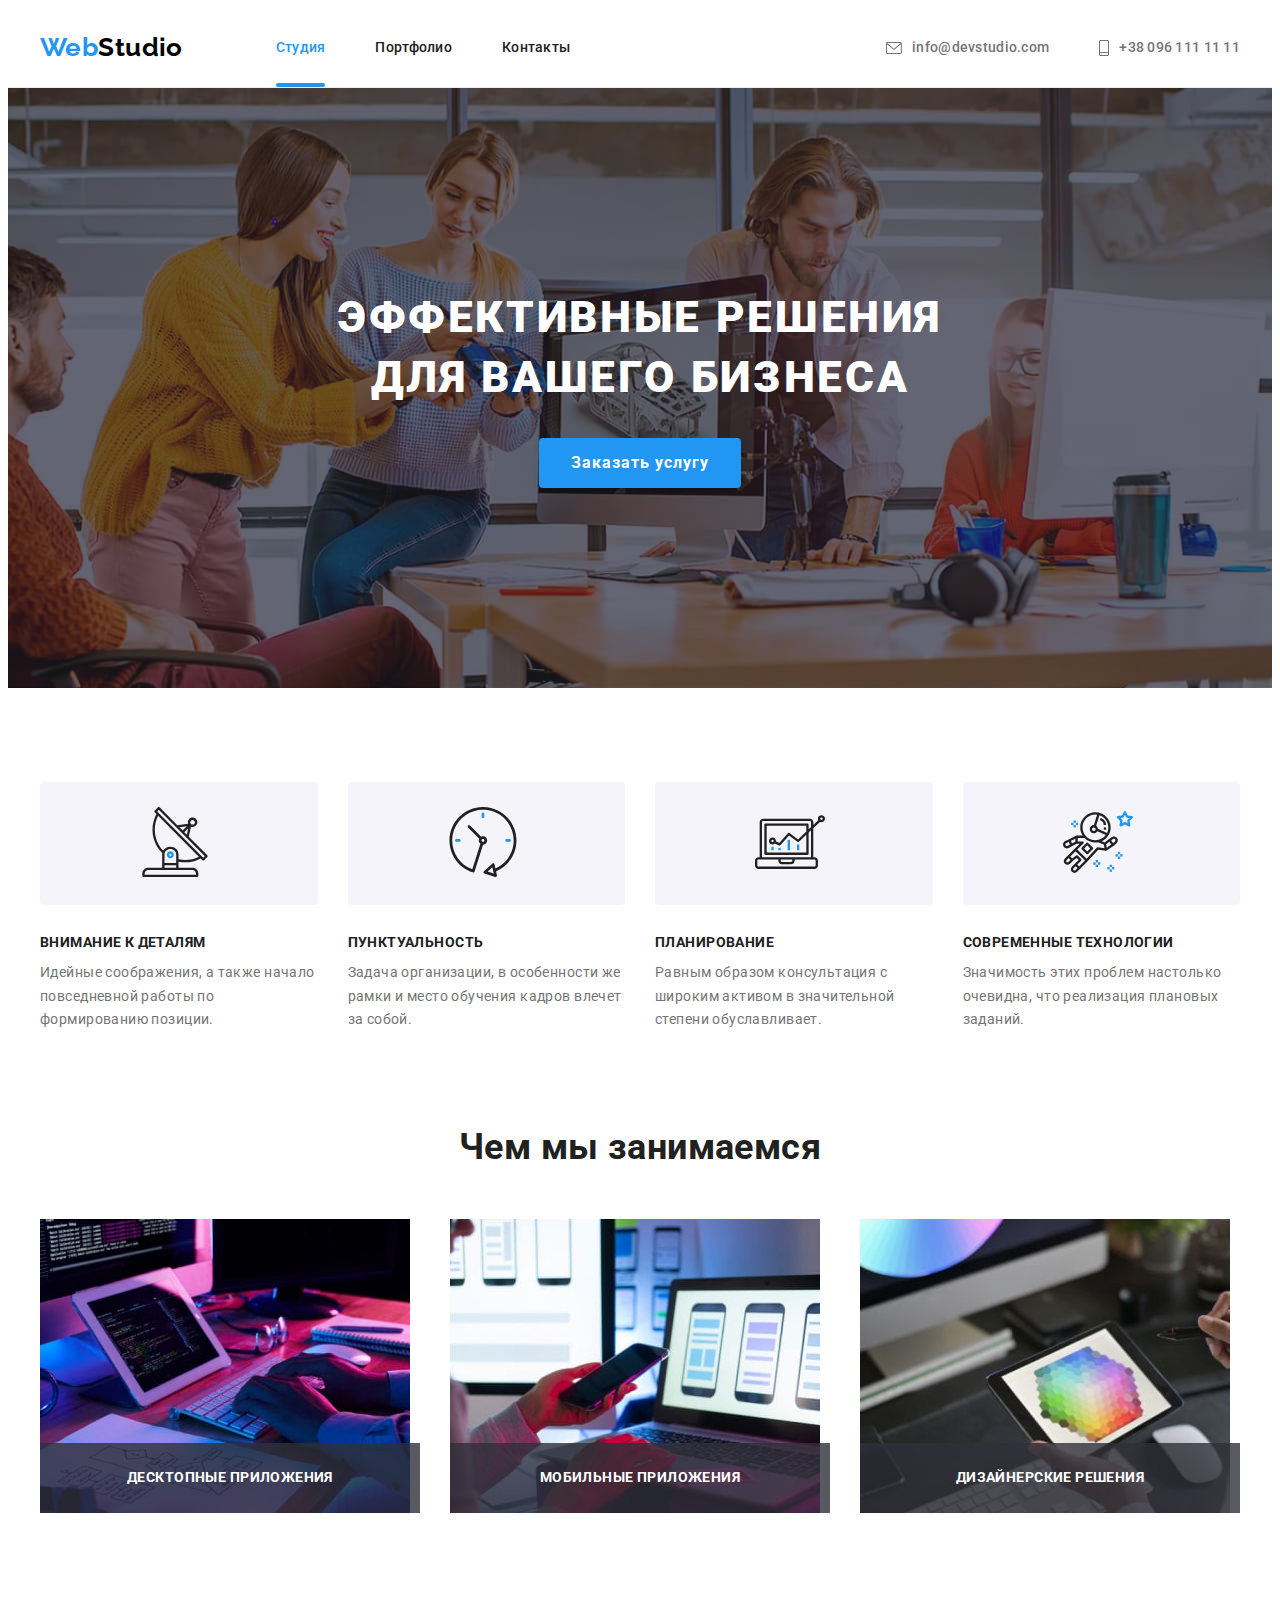
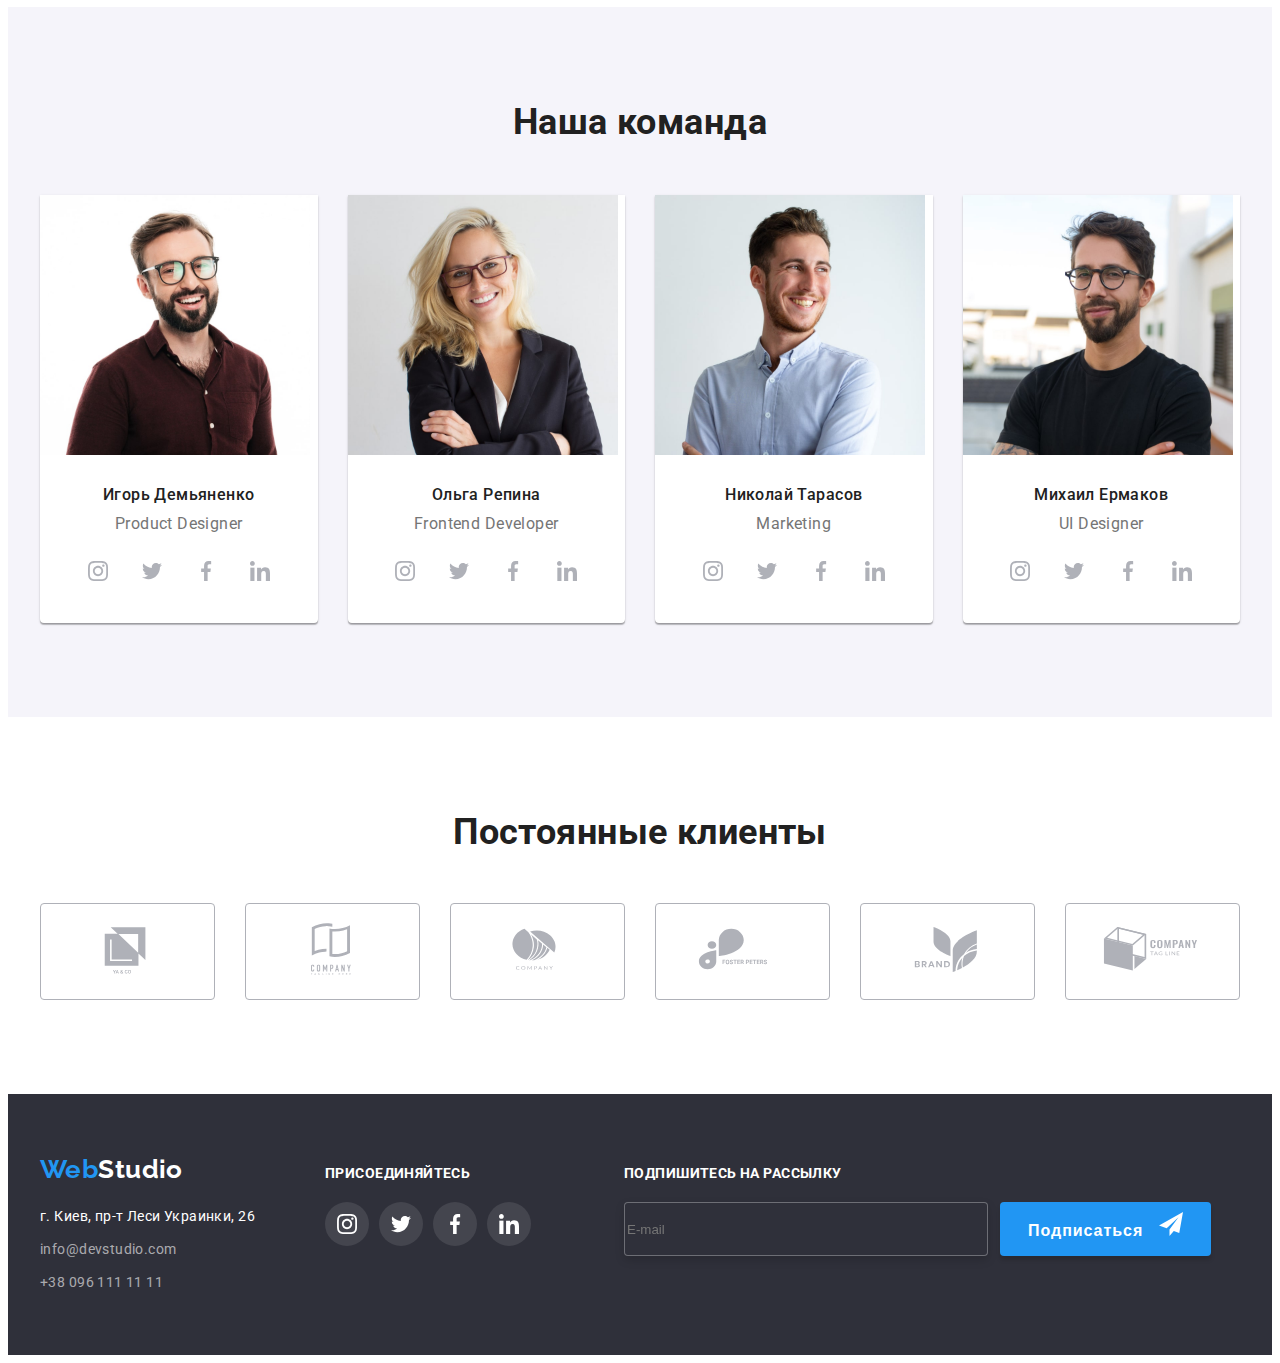
<file: index.html>
<!DOCTYPE html>
<html lang="ru">
  <head>
    <meta charset="UTF-8" />
    <meta http-equiv="X-UA-Compatible" content="IE=edge" />
    <meta name="viewport" content="width=device-width, initial-scale=1.0" />
    <title>Document</title>
    <link rel="preconnect" href="https://fonts.googleapis.com" />
    <link rel="preconnect" href="https://fonts.gstatic.com" crossorigin />
    <link
      href="https://fonts.googleapis.com/css2?family=Raleway:wght@700&family=Roboto:wght@400;500;700;900&display=swap"
      rel="stylesheet"
    />
    <link
      rel="stylesheet"
      href="https://cdnjs.cloudflare.com/ajax/libs/modern-normalize/1.1.0/modern-normalize.min.css"
      integrity="sha512-wpPYUAdjBVSE4KJnH1VR1HeZfpl1ub8YT/NKx4PuQ5NmX2tKuGu6U/JRp5y+Y8XG2tV+wKQpNHVUX03MfMFn9Q=="
      crossorigin="anonymous"
      referrerpolicy="no-referrer"
    />
    <link rel="stylesheet" href="./css/styles.css" />
  </head>

  <body>
    <!-- Header -->
    <header>
      <div class="container header-container">
        <nav class="header-nav">
          <a href="#" lang="en" class="logo-header"
            ><span class="logo-header-web">Web</span>Studio</a
          >
          <ul class="header-list">
            <li class="header-list-item">
              <a href="./index.html" class="header-list-link current">Студия</a>
            </li>
            <li class="header-list-item">
              <a href="./portfolio.html" class="header-list-link">Портфолио</a>
            </li>
            <li class="header-list-item">
              <a href="" class="header-list-link">Контакты</a>
            </li>
          </ul>
        </nav>
        <ul class="header-list-contact">
          <li class="header-list-item">
            <a href="mailto:info@devstudio.com" class="header-mail">
              <svg class="mail-icon" width="16" height="12">
                <use
                  href="./image/symbol-defs.svg#icon-mail"
                  class="mail-icon-img"
                ></use>
              </svg>
              info@devstudio.com</a
            >
          </li>
          <li class="header-list-item">
            <a href="tel:+380961111111" class="header-tel">
              <svg class="tel-icon" width="10" height="16">
                <use
                  href="./image/symbol-defs.svg#icon-tel"
                  class="tel-icon-img"
                ></use>
              </svg>
              +38 096 111 11 11
            </a>
          </li>
        </ul>
      </div>
    </header>

    <!-- Main content -->
    <main class="main">
      <!-- section Hero -->
      <section class="hero">
        <div class="container">
          <h1 class="hero-title">Эффективные решения для вашего бизнеса</h1>
          <button type="button" class="hero-button" data-modal-open>
            Заказать услугу
          </button>
        </div>
      </section>
      <!-- Benefits -->
      <section class="benefits section">
        <div class="container">
          <h2 class="visually-hidden">особенности</h2>
          <ul class="benefits-list">
            <li class="benefits-list-item">
              <div class="benefits-container">
                <svg class="benefits-icon" width="70" height="70">
                  <use
                    href="./image/symbol-defs.svg#icon-antenna"
                    class="benefits-icon-img"
                  ></use>
                </svg>
              </div>
              <h3 class="benefits-item-title">Внимание к деталям</h3>
              <p class="benefits-item-text">
                Идейные соображения, а также начало повседневной работы по
                формированию позиции.
              </p>
            </li>
            <li class="benefits-list-item">
              <div class="benefits-container">
                <svg class="benefits-icon" width="70" height="70">
                  <use
                    href="./image/symbol-defs.svg#icon-clock"
                    class="benefits-icon-img"
                  ></use>
                </svg>
              </div>
              <h3 class="benefits-item-title">Пунктуальность</h3>
              <p class="benefits-item-text">
                Задача организации, в особенности же рамки и место обучения
                кадров влечет за собой.
              </p>
            </li>
            <li class="benefits-list-item">
              <div class="benefits-container">
                <svg class="benefits-icon" width="70" height="70">
                  <use
                    href="./image/symbol-defs.svg#icon-diagram"
                    class="benefits-icon-img"
                  ></use>
                </svg>
              </div>
              <h3 class="benefits-item-title">Планирование</h3>
              <p class="benefits-item-text">
                Равным образом консультация с широким активом в значительной
                степени обуславливает.
              </p>
            </li>
            <li class="benefits-list-item">
              <div class="benefits-container">
                <svg class="benefits-icon" width="70" height="70">
                  <use
                    href="./image/symbol-defs.svg#icon-astronaut"
                    class="benefits-icon-img"
                  ></use>
                </svg>
              </div>
              <h3 class="benefits-item-title">Современные технологии</h3>
              <p class="benefits-item-text">
                Значимость этих проблем настолько очевидна, что реализация
                плановых заданий.
              </p>
            </li>
          </ul>
        </div>
      </section>
      <!-- Project -->
      <section class="project section">
        <div class="container">
          <h2 class="project-title">Чем мы занимаемся</h2>
          <ul class="project-list">
            <li class="project-list-item">
              <img
                src="./image/img.jpg"
                alt="розробка ПЗ"
                width="370"
                height="270"
                class="project-item-img"
              />
              <div class="project-img-above">
                <p class="project-img-title">Десктопные приложения</p>
              </div>
            </li>

            <li class="project-list-item">
              <img
                src="./image/img1.jpg"
                alt="розробка Мобільних додатків"
                width="370"
                height="270"
                class="project-item-img"
              />
              <div class="project-img-above">
                <p class="project-img-title">Мобильные приложения</p>
              </div>
            </li>
            <li class="project-list-item">
              <img
                src="./image/img2.jpg"
                alt="розробка дезайну"
                width="370"
                height="270"
                class="project-item-img"
              />
              <div class="project-img-above">
                <p class="project-img-title">Дизайнерские решения</p>
              </div>
            </li>
          </ul>
        </div>
      </section>
      <!-- team -->
      <section class="team section">
        <div class="container">
          <h2 class="team-title">Наша команда</h2>
          <ul class="team-list">
            <li class="team-list-item">
              <img
                src="./image/img3.jpg"
                alt="Фото Игорь Демьяненко"
                width="270"
                height="260"
                class="team-item-img"
              />
              <h3 class="team-item-title">Игорь Демьяненко</h3>
              <p lang="en" class="team-item-text">Product Designer</p>
              <ul class="team-list-icon">
                <li class="team-contact-item">
                  <a href="" class="team-contact-link">
                    <svg class="team-icon" width="20" height="20">
                      <use
                        href="./image/symbol-defs.svg#icon-instagram"
                        class="team-contact-icon"
                      ></use>
                    </svg>
                  </a>
                </li>
                <li class="team-contact-item">
                  <a href="" class="team-contact-link">
                    <svg class="team-icon" width="20" height="20">
                      <use
                        href="./image/symbol-defs.svg#icon-twitter"
                        class="team-contact-icon"
                      ></use>
                    </svg>
                  </a>
                </li>
                <li class="team-contact-item">
                  <a href="" class="team-contact-link">
                    <svg class="team-icon" width="20" height="20">
                      <use
                        href="./image/symbol-defs.svg#icon-facebook"
                        class="team-contact-icon"
                      ></use>
                    </svg>
                  </a>
                </li>
                <li class="team-contact-item">
                  <a href="" class="team-contact-link">
                    <svg class="team-icon" width="20" height="20">
                      <use
                        href="./image/symbol-defs.svg#icon-linkedin"
                        class="team-contact-icon"
                      ></use>
                    </svg>
                  </a>
                </li>
              </ul>
            </li>
            <li class="team-list-item">
              <img
                src="./image/img4.jpg"
                alt="Фото Ольга Репина"
                width="270"
                height="260"
                class="team-item-img"
              />
              <h3 class="team-item-title">Ольга Репина</h3>
              <p lang="en" class="team-item-text">Frontend Developer</p>
              <ul class="team-list-icon">
                <li class="team-contact-item">
                  <a href="" class="team-contact-link">
                    <svg class="team-icon" width="20" height="20">
                      <use
                        href="./image/symbol-defs.svg#icon-instagram"
                        class="team-contact-icon"
                      ></use>
                    </svg>
                  </a>
                </li>
                <li class="team-contact-item">
                  <a href="" class="team-contact-link">
                    <svg class="team-icon" width="20" height="20">
                      <use
                        href="./image/symbol-defs.svg#icon-twitter"
                        class="team-contact-icon"
                      ></use>
                    </svg>
                  </a>
                </li>
                <li class="team-contact-item">
                  <a href="" class="team-contact-link">
                    <svg class="team-icon" width="20" height="20">
                      <use
                        href="./image/symbol-defs.svg#icon-facebook"
                        class="team-contact-icon"
                      ></use>
                    </svg>
                  </a>
                </li>
                <li class="team-contact-item">
                  <a href="" class="team-contact-link">
                    <svg class="team-icon" width="20" height="20">
                      <use
                        href="./image/symbol-defs.svg#icon-linkedin"
                        class="team-contact-icon"
                      ></use>
                    </svg>
                  </a>
                </li>
              </ul>
            </li>
            <li class="team-list-item">
              <img
                src="./image/img5.jpg"
                alt="Фото Николай Тарасов"
                width="270"
                height="260"
                class="team-item-img"
              />
              <h3 class="team-item-title">Николай Тарасов</h3>
              <p lang="en" class="team-item-text">Marketing</p>
              <ul class="team-list-icon">
                <li class="team-contact-item">
                  <a href="" class="team-contact-link">
                    <svg class="team-icon" width="20" height="20">
                      <use
                        href="./image/symbol-defs.svg#icon-instagram"
                        class="team-contact-icon"
                      ></use>
                    </svg>
                  </a>
                </li>
                <li class="team-contact-item">
                  <a href="" class="team-contact-link">
                    <svg class="team-icon" width="20" height="20">
                      <use
                        href="./image/symbol-defs.svg#icon-twitter"
                        class="team-contact-icon"
                      ></use>
                    </svg>
                  </a>
                </li>
                <li class="team-contact-item">
                  <a href="" class="team-contact-link">
                    <svg class="team-icon" width="20" height="20">
                      <use
                        href="./image/symbol-defs.svg#icon-facebook"
                        class="team-contact-icon"
                      ></use>
                    </svg>
                  </a>
                </li>
                <li class="team-contact-item">
                  <a href="" class="team-contact-link">
                    <svg class="team-icon" width="20" height="20">
                      <use
                        href="./image/symbol-defs.svg#icon-linkedin"
                        class="team-contact-icon"
                      ></use>
                    </svg>
                  </a>
                </li>
              </ul>
            </li>
            <li class="team-list-item">
              <img
                src="./image/img6.jpg"
                alt="Фото Михаил Ермаков"
                width="270"
                height="260"
                class="team-item-img"
              />
              <h3 class="team-item-title">Михаил Ермаков</h3>
              <p lang="en" class="team-item-text">UI Designer</p>
              <ul class="team-list-icon">
                <li class="team-contact-item">
                  <a href="" class="team-contact-link">
                    <svg class="team-icon" width="20" height="20">
                      <use
                        href="./image/symbol-defs.svg#icon-instagram"
                        class="team-contact-icon"
                      ></use>
                    </svg>
                  </a>
                </li>
                <li class="team-contact-item">
                  <a href="" class="team-contact-link">
                    <svg class="team-icon" width="20" height="20">
                      <use
                        href="./image/symbol-defs.svg#icon-twitter"
                        class="team-contact-icon"
                      ></use>
                    </svg>
                  </a>
                </li>
                <li class="team-contact-item">
                  <a href="" class="team-contact-link">
                    <svg class="team-icon" width="20" height="20">
                      <use
                        href="./image/symbol-defs.svg#icon-facebook"
                        class="team-contact-icon"
                      ></use>
                    </svg>
                  </a>
                </li>
                <li class="team-contact-item">
                  <a href="" class="team-contact-link">
                    <svg class="team-icon" width="20" height="20">
                      <use
                        href="./image/symbol-defs.svg#icon-linkedin"
                        class="team-contact-icon"
                      ></use>
                    </svg>
                  </a>
                </li>
              </ul>
            </li>
          </ul>
        </div>
      </section>
      <section class="customer section">
        <div class="container">
          <h2 class="customer-title">Постоянные клиенты</h2>
          <ul class="customer-list">
            <li class="customer-item">
              <a href="" class="customer-nav">
                <svg class="customer-icon" width="106" height="60">
                  <use
                    href="./image/symbol-defs.svg#icon-Logo-1"
                    class="customer-icon-link"
                  ></use>
                </svg>
              </a>
            </li>
            <li class="customer-item">
              <a href="" class="customer-nav">
                <svg class="customer-icon" width="106" height="60">
                  <use
                    href="./image/symbol-defs.svg#icon-Logo-2"
                    class="customer-icon-link"
                  ></use>
                </svg>
              </a>
            </li>
            <li class="customer-item">
              <a href="" class="customer-nav">
                <svg class="customer-icon" width="106" height="60">
                  <use
                    href="./image/symbol-defs.svg#icon-Logo-3"
                    class="customer-icon-link"
                  ></use>
                </svg>
              </a>
            </li>
            <li class="customer-item">
              <a href="" class="customer-nav">
                <svg class="customer-icon" width="106" height="60">
                  <use
                    href="./image/symbol-defs.svg#icon-Logo-4"
                    class="customer-icon-link"
                  ></use>
                </svg>
              </a>
            </li>
            <li class="customer-item">
              <a href="" class="customer-nav">
                <svg class="customer-icon" width="106" height="60">
                  <use
                    href="./image/symbol-defs.svg#icon-Logo-5"
                    class="customer-icon-link"
                  ></use>
                </svg>
              </a>
            </li>
            <li class="customer-item">
              <a href="" class="customer-nav">
                <svg class="customer-icon" width="106" height="60">
                  <use
                    href="./image/symbol-defs.svg#icon-Logo-6"
                    class="customer-icon-link"
                  ></use>
                </svg>
              </a>
            </li>
          </ul>
        </div>
      </section>
    </main>
    <!-- Footer -->
    <footer class="footer">
      <div class="container first-footer-container">
        <div class="second-footer-container">
          <a href="#" lang="en" class="logo-footer"
            ><span class="logo-footer-web">Web</span>Studio</a
          >
          <address class="footer-address">
            <ul class="footer-list">
              <li class="footer-list-item">
                <a href="" class="footer-list-address"
                  >г. Киев, пр-т Леси Украинки, 26</a
                >
              </li>
              <li class="footer-list-item">
                <a href="mailto:info@devstudio.com" class="footer-mail"
                  >info@devstudio.com</a
                >
              </li>
              <li class="footer-list-item">
                <a href="tel:+380961111111" class="footer-tel"
                  >+38 096 111 11 11</a
                >
              </li>
            </ul>
          </address>
        </div>
        <div class="third-footer-container">
          <strong class="footer-title">присоединяйтесь</strong>
          <ul class="footer-list-icon">
            <li class="footer-contact-item">
              <a href="" class="footer-contact-link">
                <svg class="footer-icon" width="20" height="20">
                  <use
                    href="./image/symbol-defs.svg#icon-instagram"
                    class="footer-contact-icon"
                  ></use>
                </svg>
              </a>
            </li>
            <li class="footer-contact-item">
              <a href="" class="footer-contact-link">
                <svg class="footer-icon" width="20" height="20">
                  <use
                    href="./image/symbol-defs.svg#icon-twitter"
                    class="footer-contact-icon"
                  ></use>
                </svg>
              </a>
            </li>
            <li class="footer-contact-item">
              <a href="" class="footer-contact-link">
                <svg class="footer-icon" width="20" height="20">
                  <use
                    href="./image/symbol-defs.svg#icon-facebook"
                    class="footer-contact-icon"
                  ></use>
                </svg>
              </a>
            </li>
            <li class="footer-contact-item">
              <a href="" class="footer-contact-link">
                <svg class="footer-icon" width="20" height="20">
                  <use
                    href="./image/symbol-defs.svg#icon-linkedin"
                    class="footer-contact-icon"
                  ></use>
                </svg>
              </a>
            </li>
          </ul>
        </div>
        <div class="footer-modal-container">
          <strong class="footer-modal-title">Подпишитесь на рассылку</strong>

          <div class="footer-input-container">
            <form class="footer-form">
              <input
                type="text"
                name="user-email"
                placeholder="E-mail"
                class="footer-input"
              />
              <button type="submit" class="footer-modal-button">
                Подписаться
                <svg class="fotter-modal-icon" width="24" height="24">
                  <use href="./image/symbol-defs.svg#icon-icon-telgram"></use>
                </svg>
              </button>
            </form>
          </div>
        </div>
      </div>
    </footer>
    <div class="backdrop is-hidden" data-modal>
      <div class="modal">
        <button type="button" class="modal-btn" data-modal-close>
          <svg class="modal-icon-close" width="11" height="11">
            <use href="./image/symbol-defs.svg#icon-modal-close-btn"></use>
          </svg>
        </button>
      </div>
    </div>
    <script src="./js/modal.js"></script>
  </body>
</html>
</file>
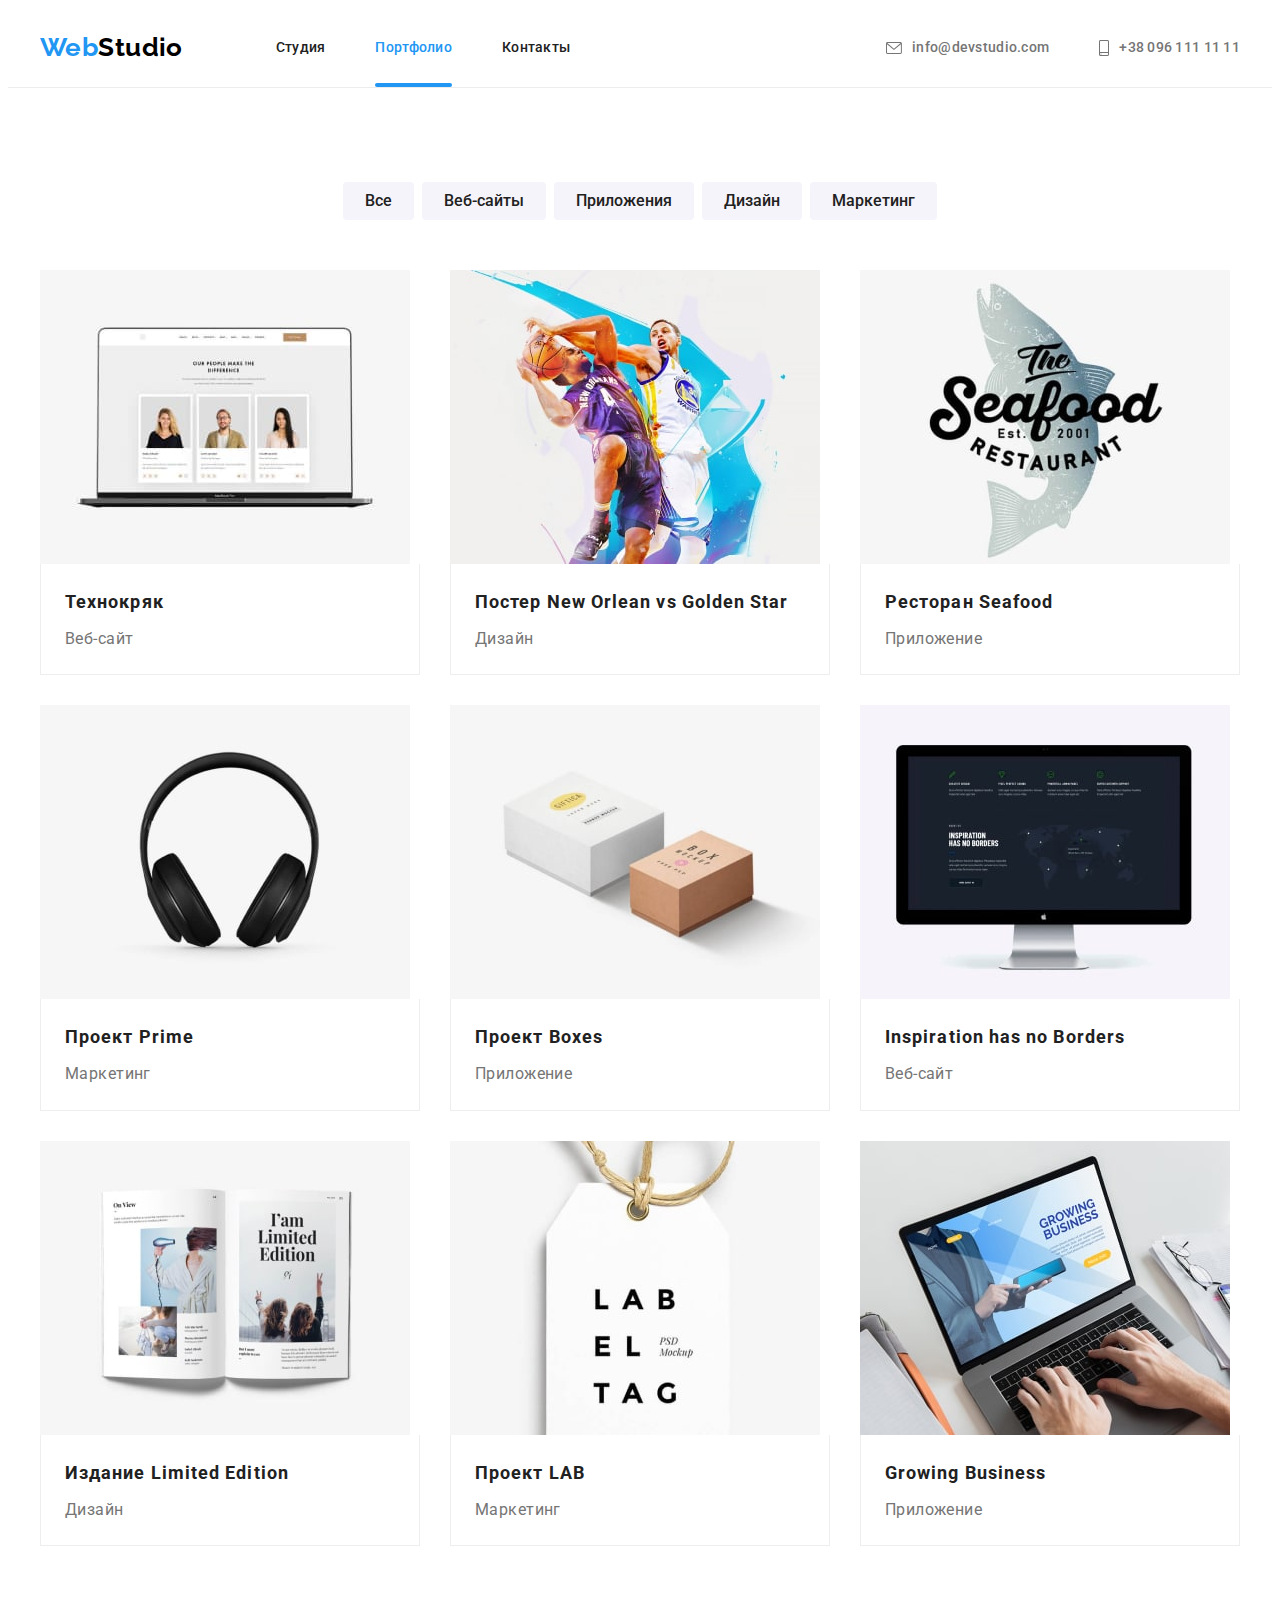
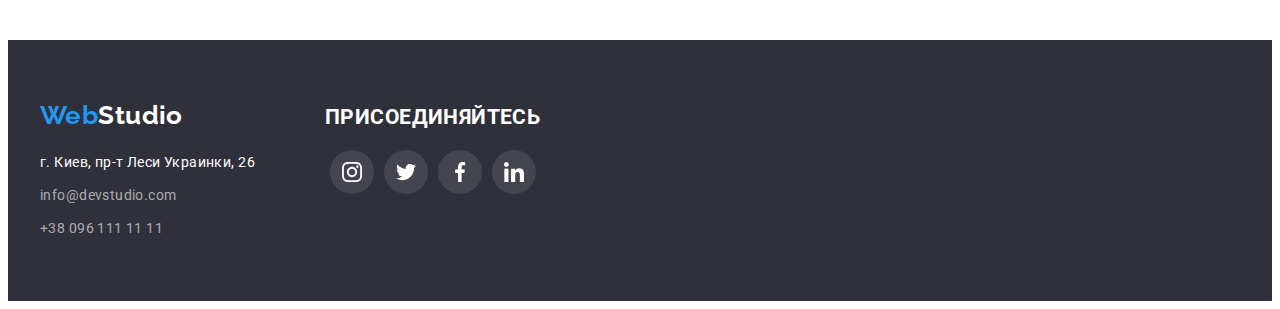
<file: portfolio.html>
<!DOCTYPE html>
<html lang="ru">
  <head>
    <meta charset="UTF-8" />
    <meta http-equiv="X-UA-Compatible" content="IE=edge" />
    <meta name="viewport" content="width=device-width, initial-scale=1.0" />
    <title>Document</title>
    <link
      href="https://fonts.googleapis.com/css2?family=Raleway:wght@700&family=Roboto:wght@400;500;700;900&display=swap"
      rel="stylesheet"
    />
    <link
      rel="stylesheet"
      href="https://cdnjs.cloudflare.com/ajax/libs/modern-normalize/1.1.0/modern-normalize.min.css"
      integrity="sha512-wpPYUAdjBVSE4KJnH1VR1HeZfpl1ub8YT/NKx4PuQ5NmX2tKuGu6U/JRp5y+Y8XG2tV+wKQpNHVUX03MfMFn9Q=="
      crossorigin="anonymous"
      referrerpolicy="no-referrer"
    />
    <link rel="stylesheet" href="./css/styles.css" />
  </head>
  <body>
    <!-- Header -->
    <header>
      <div class="container header-container">
        <nav class="header-nav">
          <a href="#" lang="en" class="logo-header"
            ><span class="logo-header-web">Web</span>Studio</a
          >
          <ul class="header-list">
            <li class="header-list-item">
              <a href="./index.html" class="header-list-link">Студия</a>
            </li>
            <li class="header-list-item">
              <a href="./portfolio.html" class="header-list-link current"
                >Портфолио</a
              >
            </li>
            <li class="header-list-item">
              <a href="" class="header-list-link">Контакты</a>
            </li>
          </ul>
        </nav>
        <ul class="header-list-contact">
          <li class="header-list-item">
            <a href="mailto:info@devstudio.com" class="header-mail">
              <svg class="mail-icon" width="16" height="12">
                <use
                  href="./image/symbol-defs.svg#icon-mail"
                  class="mail-icon-img"
                ></use>
              </svg>
              info@devstudio.com</a
            >
          </li>
          <li class="header-list-item">
            <a href="tel:+380961111111" class="header-tel">
              <svg class="tel-icon" width="10" height="16">
                <use
                  href="./image/symbol-defs.svg#icon-tel"
                  class="tel-icon-img"
                ></use>
              </svg>
              +38 096 111 11 11
            </a>
          </li>
        </ul>
      </div>
    </header>

    <!-- Main ocntent -->
    <main>
      <section class="filter-project-portfolio section">
        <div class="container">
          <h1 class="visually-hidden">Проекты Веб-студии</h1>
          <ul class="filter-project-list">
            <li class="filter-project-item">
              <button type="button" class="filter-button">Все</button>
            </li>
            <li class="filter-project-item">
              <button type="button" class="filter-button">Веб-сайты</button>
            </li>
            <li class="filter-project-item">
              <button type="button" class="filter-button">Приложения</button>
            </li>
            <li class="filter-project-item">
              <button type="button" class="filter-button">Дизайн</button>
            </li>
            <li class="filter-project-item">
              <button type="button" class="filter-button">Маркетинг</button>
            </li>
          </ul>
          <!-- Project -->
          <ul class="project-portfolio-list">
            <li class="projet-portfolio-item">
              <a href="" class="portfolio-project-link"
                ><div class="top-container-project">
                  <img
                    src="./image/img7.jpg"
                    alt="Изображение веб-сайта на ноутбуке"
                    width="370"
                    height="294"
                    class="portfolio-project-img"
                  />
                  <p class="text-on-img">
                    Lorem ipsum dolor sit amet, consectetur adipisicing elit.
                    Autem optio voluptates numquam in sed atque consequuntur
                    blanditiis dolorum soluta rerum!
                  </p>
                </div>

                <div class="project-name">
                  <h2 class="portfolio-project-title">Технокряк</h2>
                  <p class="portfolio-project-text">Веб-сайт</p>
                </div>
              </a>
            </li>
            <li class="projet-portfolio-item">
              <a href="" class="portfolio-project-link"
                ><div class="top-container-project">
                  <img
                    src="./image/img8.jpg"
                    alt="два баскетболиста"
                    width="370"
                    height="294"
                    class="portfolio-project-img"
                  />
                  <p class="text-on-img">
                    Lorem ipsum dolor sit amet, consectetur adipisicing elit.
                    Autem optio voluptates numquam in sed atque consequuntur
                    blanditiis dolorum soluta rerum!
                  </p>
                </div>
                <div class="project-name">
                  <h2 class="portfolio-project-title">
                    Постер New Orlean vs Golden Star
                  </h2>
                  <p class="portfolio-project-text">Дизайн</p>
                </div>
              </a>
            </li>
            <li class="projet-portfolio-item">
              <a href="" class="portfolio-project-link"
                ><div class="top-container-project">
                  <img
                    src="./image/img9.jpg"
                    alt="логотип ресторана"
                    width="370"
                    height="294"
                    class="portfolio-project-img"
                  />
                  <p class="text-on-img">
                    Lorem ipsum dolor sit amet, consectetur adipisicing elit.
                    Autem optio voluptates numquam in sed atque consequuntur
                    blanditiis dolorum soluta rerum!
                  </p>
                </div>
                <div class="project-name">
                  <h2 class="portfolio-project-title">Ресторан Seafood</h2>
                  <p class="portfolio-project-text">Приложение</p>
                </div>
              </a>
            </li>
            <li class="projet-portfolio-item">
              <a href="" class="portfolio-project-link"
                ><div class="top-container-project">
                  <img
                    src="./image/img10.jpg"
                    alt="наушники"
                    width="370"
                    height="294"
                    class="portfolio-project-img"
                  />
                  <p class="text-on-img">
                    Lorem ipsum dolor sit amet, consectetur adipisicing elit.
                    Autem optio voluptates numquam in sed atque consequuntur
                    blanditiis dolorum soluta rerum!
                  </p>
                </div>
                <div class="project-name">
                  <h2 class="portfolio-project-title">Проект Prime</h2>
                  <p class="portfolio-project-text">Маркетинг</p>
                </div>
              </a>
            </li>
            <li class="projet-portfolio-item">
              <a href="" class="portfolio-project-link"
                ><div class="top-container-project">
                  <img
                    src="./image/img11.jpg"
                    alt="две коробки"
                    width="370"
                    height="294"
                    class="portfolio-project-img"
                  />
                  <p class="text-on-img">
                    Lorem ipsum dolor sit amet, consectetur adipisicing elit.
                    Autem optio voluptates numquam in sed atque consequuntur
                    blanditiis dolorum soluta rerum!
                  </p>
                </div>
                <div class="project-name">
                  <h2 class="portfolio-project-title">Проект Boxes</h2>
                  <p class="portfolio-project-text">Приложение</p>
                </div>
              </a>
            </li>
            <li class="projet-portfolio-item">
              <a href="" class="portfolio-project-link"
                ><div class="top-container-project">
                  <img
                    src="./image/img12.jpg"
                    alt="веб сайт на мониторе компютера"
                    width="370"
                    height="294"
                    class="portfolio-project-img"
                  />
                  <p class="text-on-img">
                    Lorem ipsum dolor sit amet, consectetur adipisicing elit.
                    Autem optio voluptates numquam in sed atque consequuntur
                    blanditiis dolorum soluta rerum!
                  </p>
                </div>
                <div class="project-name">
                  <h2 class="portfolio-project-title">
                    Inspiration has no Borders
                  </h2>
                  <p class="portfolio-project-text">Веб-сайт</p>
                </div>
              </a>
            </li>
            <li class="projet-portfolio-item">
              <a href="" class="portfolio-project-link"
                ><div class="top-container-project">
                  <img
                    src="./image/img13.jpg"
                    alt="дизайн в виде книги"
                    width="370"
                    height="294"
                    class="portfolio-project-img"
                  />
                  <p class="text-on-img">
                    Lorem ipsum dolor sit amet, consectetur adipisicing elit.
                    Autem optio voluptates numquam in sed atque consequuntur
                    blanditiis dolorum soluta rerum!
                  </p>
                </div>
                <div class="project-name">
                  <h2 class="portfolio-project-title">
                    Издание Limited Edition
                  </h2>
                  <p class="portfolio-project-text">Дизайн</p>
                </div>
              </a>
            </li>
            <li class="projet-portfolio-item">
              <a href="" class="portfolio-project-link"
                ><div class="top-container-project">
                  <img
                    src="./image/img14.jpg"
                    alt="дизайн лого маркетинг"
                    width="370"
                    height="294"
                    class="portfolio-project-img"
                  />
                  <p class="text-on-img">
                    Lorem ipsum dolor sit amet, consectetur adipisicing elit.
                    Autem optio voluptates numquam in sed atque consequuntur
                    blanditiis dolorum soluta rerum!
                  </p>
                </div>
                <div class="project-name">
                  <h2 class="portfolio-project-title">Проект LAB</h2>
                  <p class="portfolio-project-text">Маркетинг</p>
                </div>
              </a>
            </li>
            <li class="projet-portfolio-item">
              <a href="" class="portfolio-project-link"
                ><div class="top-container-project">
                  <img
                    src="./image/img15.jpg"
                    alt="приложение на ноутбуке"
                    width="370"
                    height="294"
                    class="portfolio-project-img"
                  />
                  <p class="text-on-img">
                    Lorem ipsum dolor sit amet, consectetur adipisicing elit.
                    Autem optio voluptates numquam in sed atque consequuntur
                    blanditiis dolorum soluta rerum!
                  </p>
                </div>
                <div class="project-name">
                  <h2 class="portfolio-project-title">Growing Business</h2>
                  <p class="portfolio-project-text">Приложение</p>
                </div>
              </a>
            </li>
          </ul>
        </div>
      </section>
    </main>
    <!-- Footer -->
    <footer class="footer">
      <div class="container first-footer-container">
        <div class="second-footer-container">
          <a href="#" lang="en" class="logo-footer"
            ><span class="logo-footer-web">Web</span>Studio</a
          >
          <address class="footer-address">
            <ul class="footer-list">
              <li class="footer-list-item">
                <a href="" class="footer-list-address"
                  >г. Киев, пр-т Леси Украинки, 26</a
                >
              </li>
              <li class="footer-list-item">
                <a href="mailto:info@devstudio.com" class="footer-mail"
                  >info@devstudio.com</a
                >
              </li>
              <li class="footer-list-item">
                <a href="tel:+380961111111" class="footer-tel"
                  >+38 096 111 11 11</a
                >
              </li>
            </ul>
          </address>
        </div>
        <div class="third-footer-container">
          <h2 class="footer-title">присоединяйтесь</h2>
          <ul class="footer-list-icon">
            <li class="footer-contact-item">
              <a href="" class="footer-contact-link">
                <svg class="footer-icon" width="20" height="20">
                  <use
                    href="./image/symbol-defs.svg#icon-instagram"
                    class="footer-contact-icon"
                  ></use>
                </svg>
              </a>
            </li>
            <li class="footer-contact-item">
              <a href="" class="footer-contact-link">
                <svg class="footer-icon" width="20" height="20">
                  <use
                    href="./image/symbol-defs.svg#icon-twitter"
                    class="footer-contact-icon"
                  ></use>
                </svg>
              </a>
            </li>
            <li class="footer-contact-item">
              <a href="" class="footer-contact-link">
                <svg class="footer-icon" width="20" height="20">
                  <use
                    href="./image/symbol-defs.svg#icon-facebook"
                    class="footer-contact-icon"
                  ></use>
                </svg>
              </a>
            </li>
            <li class="footer-contact-item">
              <a href="" class="footer-contact-link">
                <svg class="footer-icon" width="20" height="20">
                  <use
                    href="./image/symbol-defs.svg#icon-linkedin"
                    class="footer-contact-icon"
                  ></use>
                </svg>
              </a>
            </li>
          </ul>
        </div>
      </div>
    </footer>
  </body>
</html>
</file>
<file: css/styles.css>
/* color-hover #2196F3 */
/* color-first_text #757575  */
/* color-second-text #212121 */
/* color-third #FFFFFF */
/*font-family: 'Raleway',
sans-serif;
font-family: 'Roboto',
sans-serif;  */
:root {
  --color-first: #757575;
  --color-second: #212121;
  --color-third: #ffffff;
  --color-logo-focus: #2196f3;
  --first-background-color: #ffffff;
  --second-background-color: #2f303a;
  --background-button-porfolio: #f5f4fa;
  --logo-header-color: #000000;
  --mailtel-color: rgba(255, 255, 255, 0.6);
  --border-portfolio: 1px solid #eeeeee;
  --padding-section: 94px 0;
  --margin-section-minus: -30px;
  --margin-between: 30px;
  --width-section: 1600px;
  --color-icon-svg: #afb1b8;
  --cubic-bezier: cubic-bezier(0.4, 0, 0.2, 1);
  --time-transition: 250ms;
  /* test time-transition */
  --time-transitions: 2500ms;
}
.visually-hidden {
  position: absolute;
  width: 1px;
  height: 1px;
  margin: -1px;
  border: 0;
  padding: 0;
  white-space: nowrap;
  clip-path: inset(100%);
  clip: rect(0 0 0 0);
  overflow: hidden;
}

p,
h1,
h2,
h3,
h4,
h5,
h6 {
  margin: 0;
}
ul,
ol {
  list-style: none;
  padding-left: 0;
  margin: 0;
}
a {
  text-decoration: none;
}
body {
  background-color: var(--first-background-color);
  font-family: Roboto, Raleway, sans-serif;
  font-size: 14px;
  letter-spacing: 0.03em;
  color: var(--color-first);
}
.container {
  width: 1200px;
  padding-left: 15px;
  padding-right: 15px;
  margin: 0 auto;
}
.section {
  padding-bottom: 94px;
  padding-top: 94px;
}
img {
  max-width: 100%;
  height: auto;
  display: block;
}
/* Header */
/* logo footer and header */
header {
  padding-top: 24px;
  padding-bottom: 24px;
  border-bottom: 1px solid #ececec;
}
.logo-header {
  font-family: "Raleway";
  font-weight: 700;
  font-size: 26px;
  line-height: 1.2;
  color: var(--logo-header-color);
  text-decoration: none;
  margin-right: 93px;
}
.logo-header-web {
  color: var(--color-logo-focus);
}
/* header list */
.container.header-container,
.header-nav {
  display: flex;
  align-items: center;
}
.header-list,
.header-list-contact {
  list-style: none;
  text-decoration: none;
  display: flex;
}
.header-list-item:not(:last-child),
.header-list-contact:not(:last-child) {
  margin-right: 50px;
}
.header-list-contact {
  margin-right: 0;
  margin-left: auto;
}
.header-list-link {
  position: relative;
  padding-top: 32px;
  padding-bottom: 32px;
  transition: color var(--time-transition) var(--cubic-bezier);
}
.header-list-link,
.header-list-item {
  font-weight: 500;
  line-height: 1.14;
  letter-spacing: 0.02em;
  color: var(--color-second);
}
.header-list-link.current {
  color: var(--color-logo-focus);
}
.header-list-link.current::after {
  content: "";
  display: block;
  position: absolute;
  width: 100%;
  height: 4px;
  border-radius: 2px;
  left: 0;
  bottom: 0;
  background-color: var(--color-logo-focus);
}
.header-list-link:hover,
.header-list-link:focus {
  color: var(--color-logo-focus);
}
.header-mail,
.header-tel {
  font-weight: 500;
  line-height: 1.14;
  letter-spacing: 0.02em;
  color: var(--color-first);
  fill: var(--color-first);
  transition: color var(--time-transition) var(--cubic-bezier);
}
.header-mail:focus,
.header-mail:hover {
  color: var(--color-logo-focus);
}
.header-tel:focus,
.header-tel:hover {
  color: var(--color-logo-focus);
}
.header-mail,
.header-tel {
  display: flex;
  justify-content: center;
  align-items: center;
}
.mail-icon,
.tel-icon {
  margin-right: 10px;
  transition: fill var(--time-transition) var(--cubic-bezier);
}
.header-mail:hover .mail-icon,
.header-tel:hover .tel-icon,
.header-mail:focus .mail-icon,
.header-tel:focus .tel-icon {
  fill: var(--color-logo-focus);
}
/* Hero */
.hero {
  background-color: var(--second-background-color);
  padding-top: 200px;
  padding-bottom: 200px;
  /* max-width: 1600px; */
  margin: 0 auto;
  background-image: linear-gradient(
      rgba(47, 48, 58, 0.4),
      rgba(47, 48, 58, 0.4)
    ),
    url(../image/hero-bc-img.jpg);
  background-repeat: no-repeat;
  /* background-size: cover; */
  background-position: center;
}

.hero-title {
  font-weight: 900;
  font-size: 44px;
  line-height: 1.36;
  text-align: center;
  letter-spacing: 0.06em;
  text-transform: uppercase;
  color: var(--color-third);
  width: 696px;
  margin: 0 auto;
  margin-bottom: 30px;
}
.hero-button {
  font-family: inherit;
  background-color: var(--color-logo-focus);
  color: var(--color-third);
  cursor: pointer;
  font-weight: 700;
  font-size: 16px;
  line-height: 1.88;
  text-align: center;
  letter-spacing: 0.06em;
  padding: 10px 32px;
  box-shadow: 0px 4px 4px rgba(0, 0, 0, 0.15);
  border-radius: 4px;
  margin: 0 auto;
  display: block;
  border: none;
}
/* benefits */
.benefits-list {
  display: flex;
  margin-left: var(--margin-section-minus);
}
.benefits-list-item {
  width: calc(100% / 4 - 30px);
  margin-left: var(--margin-between);
}
.benefits-item-title {
  font-size: 14px;
  line-height: 1.14;
  text-transform: uppercase;
  color: var(--color-second);
  margin-bottom: 10px;
}
.benefits-item-text {
  line-height: 1.7;
}
.benefits-container {
  padding: 25px 100px;
  margin-bottom: 30px;
  border-radius: 4px;
  background-color: var(--background-button-porfolio);
}

/* project */
.project {
  padding-top: 0;
}
.project-list {
  display: flex;
  margin-left: var(--margin-section-minus);
}
.project-list-item {
  width: calc(100% / 3 - 30px);
  margin-left: var(--margin-between);
  position: relative;
}
.project-title {
  font-size: 36px;
  line-height: 1.2;
  text-align: center;
  color: var(--color-second);
  margin-bottom: 50px;
}
.project-img-above {
  display: flex;
  align-items: center;
  justify-content: center;
  position: absolute;
  height: 70px;
  width: 100%;
  bottom: 0;
  background-color: rgba(47, 48, 58, 0.8);
  text-align: center;
}
.project-img-title {
  line-height: 1.14;
  font-weight: 700;
  text-align: center;
  text-transform: uppercase;
  color: var(--color-third);
}
/* team */
.team {
  background-color: var(--background-button-porfolio);
}
.team-list {
  display: flex;
  margin-left: var(--margin-section-minus);
}
.team-list-item {
  width: calc(100% / 4 - 30px);
  margin-left: var(--margin-between);
  background-color: var(--first-background-color);
  box-shadow: 0px 1px 3px rgba(0, 0, 0, 0.12), 0px 1px 1px rgba(0, 0, 0, 0.14),
    0px 2px 1px rgba(0, 0, 0, 0.2);
  border-radius: 0px 0px 4px 4px;
}

.team-item-img {
  margin-bottom: 30px;
}
.team-title {
  font-size: 36px;
  line-height: 1.2;
  color: var(--color-second);
  margin-bottom: 50px;
  text-align: center;
}
.team-item-title {
  font-weight: 500;
  font-size: 16px;
  line-height: 1.2;
  color: var(--color-second);
  margin-bottom: 10px;
  text-align: center;
}
.team-item-text {
  font-size: 16px;
  line-height: 1.2;
  text-align: center;
  margin-bottom: 16px;
}
.team-list-icon {
  display: flex;
  justify-content: center;
  margin-bottom: 30px;
}
.team-icon {
  fill: var(--color-icon-svg);
  transition: fill var(--time-transition) var(--cubic-bezier);
}
.team-contact-link {
  width: 44px;
  height: 44px;
  border-radius: 50%;
  background-color: var(--first-background-color);
  display: flex;
  align-items: center;
  justify-content: center;

  transition: background-color var(--time-transition) var(--cubic-bezier);
}
.team-contact-link:hover,
.team-contact-link:focus {
  background-color: var(--color-logo-focus);
}
.team-contact-link:hover .team-icon,
.team-contact-link:focus .team-icon {
  fill: var(--color-third);
}
.team-contact-item:not(:last-child) {
  margin-right: 10px;
}
/* CUSTOMER */
.customer-title {
  font-size: 36px;
  line-height: 1.17;
  text-align: center;
  margin-bottom: 50px;
  color: var(--color-second);
}
.customer-list {
  display: flex;
  margin-left: -30px;
}
.customer-item {
  width: calc(100% / 6 - 30px);
  margin-left: 30px;
}
.customer-nav {
  fill: var(--color-icon-svg);
  padding: 16px 32px;
  border: 1px solid var(--color-icon-svg);
  box-sizing: border-box;
  border-radius: 4px;
  display: block;
  transition: fill var(--time-transition) var(--cubic-bezier),
    border-color var(--time-transition) var(--cubic-bezier);
}

.customer-nav:hover,
.customer-nav:focus {
  border-color: var(--color-logo-focus);
  fill: var(--color-logo-focus);
}
/* footer */
.footer {
  background-color: var(--second-background-color);
  padding: 60px 0;
}
.first-footer-container {
  display: flex;
  align-items: baseline;
}

.logo-footer {
  color: var(--color-third);
  font-family: "Raleway";
  font-weight: 700;
  font-size: 26px;
  line-height: 1.2;
  margin-bottom: 20px;
  display: block;
}
.logo-footer-web {
  color: var(--color-logo-focus);
}
.footer-list-address {
  font-style: normal;
  line-height: 1.7;
  color: var(--color-third);
}

.footer-list-item {
  margin-bottom: 9px;
}
.footer-list-item:last-child {
  margin-bottom: 0;
}
.footer-mail,
.footer-tel {
  font-style: normal;
  line-height: 1.7;
  color: var(--mailtel-color);
  transition: color var(--time-transition) var(--cubic-bezier);
}
.footer-mail:focus,
.footer-mail:hover {
  color: var(--color-logo-focus);
}
.footer-tel:focus,
.footer-tel:hover {
  color: var(--color-logo-focus);
}
.third-footer-container {
  margin-left: 70px;
  margin-right: 93px;
}

.footer-title,
.footer-modal-title {
  display: block;
  line-height: 1.14;
  text-transform: uppercase;
  color: var(--color-third);
  margin-bottom: 20px;
}
.footer-list-icon {
  display: flex;
  justify-content: center;
}
.footer-contact-link {
  width: 44px;
  height: 44px;
  border-radius: 50%;
  background-color: rgba(255, 255, 255, 0.1);
  display: flex;
  align-items: center;
  justify-content: center;
  fill: var(--color-third);
  transition: fill var(--time-transition) var(--cubic-bezier),
    background-color var(--time-transition) var(--cubic-bezier);
}
.footer-contact-link:hover,
.footer-contact-link:focus {
  background-color: var(--color-logo-focus);
}
.footer-contact-link:hover .footer-icon,
.footer-contact-link:focus .footer-icon {
  fill: var(--color-third);
}
.footer-contact-item:not(:last-child) {
  margin-right: 10px;
}
.footer-modal-button {
  padding: 10px 28px;
  background-color: var(--color-logo-focus);
  box-shadow: 0px 4px 4px rgba(0, 0, 0, 0.15);
  border-radius: 4px;
  border: none;
  font-weight: 700;
  font-size: 16px;
  line-height: 1.88;
  letter-spacing: 0.06em;
  color: var(--color-third);
}
.footer-input {
  width: 358px;
  height: 50px;
  border: 1px solid rgba(255, 255, 255, 0.3);
  filter: drop-shadow(0px 4px 4px rgba(0, 0, 0, 0.15));
  border-radius: 4px;
  background-color: var(--second-background-color);
  margin-right: 12px;
}
.fotter-modal-icon {
  margin-left: 10px;
  fill: var(--color-third);
}
.footer-form {
  display: flex;
  align-items: center;
  justify-content: center;
}
/* PORTFOLIO */
.filter-project-list {
  display: flex;
  justify-content: center;
  margin-bottom: 50px;
}

.filter-project-item:not(:last-child) {
  margin-right: 8px;
}
.filter-button {
  font-family: inherit;
  background-color: var(--background-button-porfolio);
  font-weight: 500;
  font-size: 16px;
  line-height: 1.6;
  color: var(--color-second);
  cursor: pointer;
  border-radius: 4px;
  border: none;
  padding: 6px 22px;
  transition: color var(--time-transition) var(--cubic-bezier),
    background-color var(--time-transition) var(--cubic-bezier),
    box-shadow var(--time-transition) var(--cubic-bezier);
}
.filter-button:hover,
.filter-button:focus {
  background-color: var(--color-logo-focus);
  color: var(--color-third);
  box-shadow: 0px 3px 1px rgba(0, 0, 0, 0.1), 0px 1px 2px rgba(0, 0, 0, 0.08),
    0px 2px 2px rgba(0, 0, 0, 0.12);
}
/* project portfolio */
.project-portfolio-list {
  display: flex;
  flex-wrap: wrap;
  margin-left: var(--margin-section-minus);
  margin-bottom: var(--margin-section-minus);
}
.projet-portfolio-item {
  width: calc(100% / 3 - 30px);
  margin-left: var(--margin-between);
  margin-bottom: var(--margin-between);
}
.project-name {
  padding: 20px 24px;
  border-bottom: var(--border-portfolio);
  border-left: var(--border-portfolio);
  border-right: var(--border-portfolio);
}

.portfolio-project-title {
  font-size: 18px;
  line-height: 2;
  color: var(--color-second);
  letter-spacing: 0.06em;
  margin-bottom: 4px;
}
.portfolio-project-text {
  font-size: 16px;
  line-height: 1.9;
  color: var(--color-first);
}
.top-container-project {
  position: relative;
  overflow: hidden;
}
.portfolio-project-link:hover .text-on-img,
.portfolio-project-link:focus .text-on-img {
  transform: translateY(0%);
}

.text-on-img {
  position: absolute;
  background-color: var(--color-logo-focus);
  color: var(--color-third);
  height: 100%;
  top: 0;
  display: flex;
  align-items: center;
  justify-content: center;
  padding-left: 24px;
  padding-right: 24px;
  font-size: 18px;
  line-height: 1.56;
  color: var(--color-third);
  transform: translateY(100%);
  transition: transform var(--time-transition) var(--cubic-bezier);
}

.project-portfolio-list > li {
  background: var(--first-background-color);
  box-sizing: border-box;
}
.portfolio-project-link {
  display: block;
}
.portfolio-project-link:hover,
.portfolio-project-link:focus {
  box-shadow: 0px 1px 1px rgba(0, 0, 0, 0.12), 0px 4px 4px rgba(0, 0, 0, 0.06),
    1px 4px 6px rgba(0, 0, 0, 0.16);
}
/* ____________________________modal window */
.backdrop {
  position: fixed;
  top: 0;
  width: 100%;
  height: 100%;
  background-color: rgba(0, 0, 0, 0.2);
  transition: opacity var(--time-transition) var(--cubic-bezier),
    visibility var(--time-transition) var(--cubic-bezier);
}
.modal {
  position: absolute;
  top: 50%;
  left: 50%;
  width: 528px;
  min-height: 581px;
  background-color: var(--first-background-color);
  box-shadow: 0px 1px 3px rgba(0, 0, 0, 0.12), 0px 1px 1px rgba(0, 0, 0, 0.14),
    0px 2px 1px rgba(0, 0, 0, 0.2);
  border-radius: 4px;
  transform: translate(-50%, -50%) scale(1) rotate(-720deg);
  transition: transform var(--time-transitions) var(--cubic-bezier);
}
.modal-btn {
  width: 30px;
  height: 30px;
  position: absolute;
  right: 8px;
  top: 8px;
  border-radius: 50%;
  border: 1px solid rgba(0, 0, 0, 0.1);
  background-color: var(--first-background-color);
  display: flex;
  align-items: center;
  justify-content: center;
}
.is-hidden {
  opacity: 0;
  pointer-events: none;
  visibility: hidden;
}

.backdrop.is-hidden .modal {
  transform: translate(-50%, -50%) scale(0.1) rotate(0);
}
</file>
